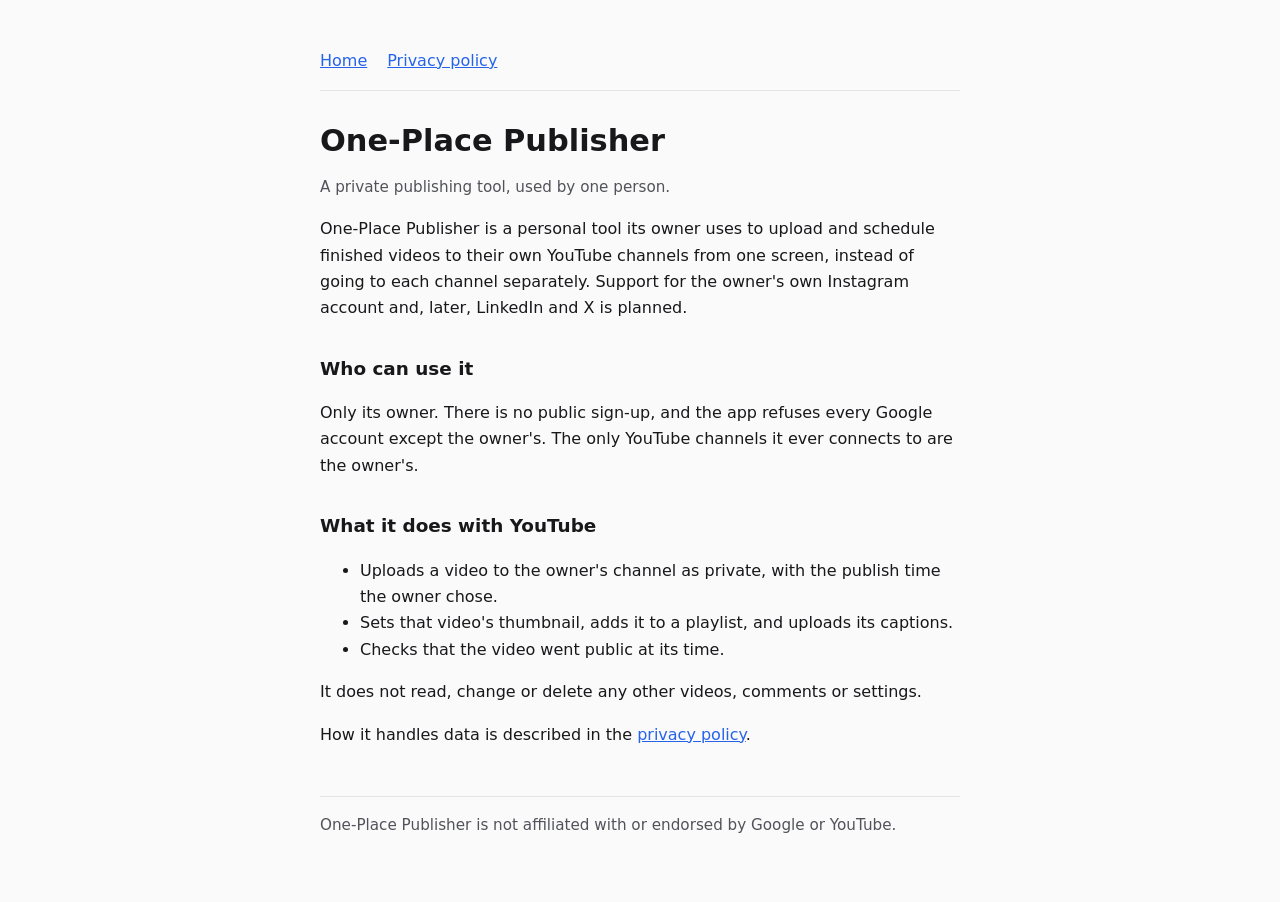
<file: index.html>
<!doctype html>
<html lang="en">
<head>
<meta charset="utf-8">
<meta name="viewport" content="width=device-width, initial-scale=1">
<title>One-Place Publisher</title>
<meta name="description" content="A private tool its owner uses to schedule videos to their own YouTube channels.">
<link rel="stylesheet" href="style.css">
</head>
<body>
<main>
  <nav><a href="./">Home</a><a href="privacy.html">Privacy policy</a></nav>
  <h1>One-Place Publisher</h1>
  <p class="muted">A private publishing tool, used by one person.</p>

  <p>One-Place Publisher is a personal tool its owner uses to upload and schedule finished videos to their own YouTube channels from one screen, instead of going to each channel separately. Support for the owner's own Instagram account and, later, LinkedIn and X is planned.</p>

  <h2>Who can use it</h2>
  <p>Only its owner. There is no public sign-up, and the app refuses every Google account except the owner's. The only YouTube channels it ever connects to are the owner's.</p>

  <h2>What it does with YouTube</h2>
  <ul>
    <li>Uploads a video to the owner's channel as private, with the publish time the owner chose.</li>
    <li>Sets that video's thumbnail, adds it to a playlist, and uploads its captions.</li>
    <li>Checks that the video went public at its time.</li>
  </ul>
  <p>It does not read, change or delete any other videos, comments or settings.</p>

  <p>How it handles data is described in the <a href="privacy.html">privacy policy</a>.</p>

  <footer class="muted">One-Place Publisher is not affiliated with or endorsed by Google or YouTube.</footer>
</main>
</body>
</html>
</file>
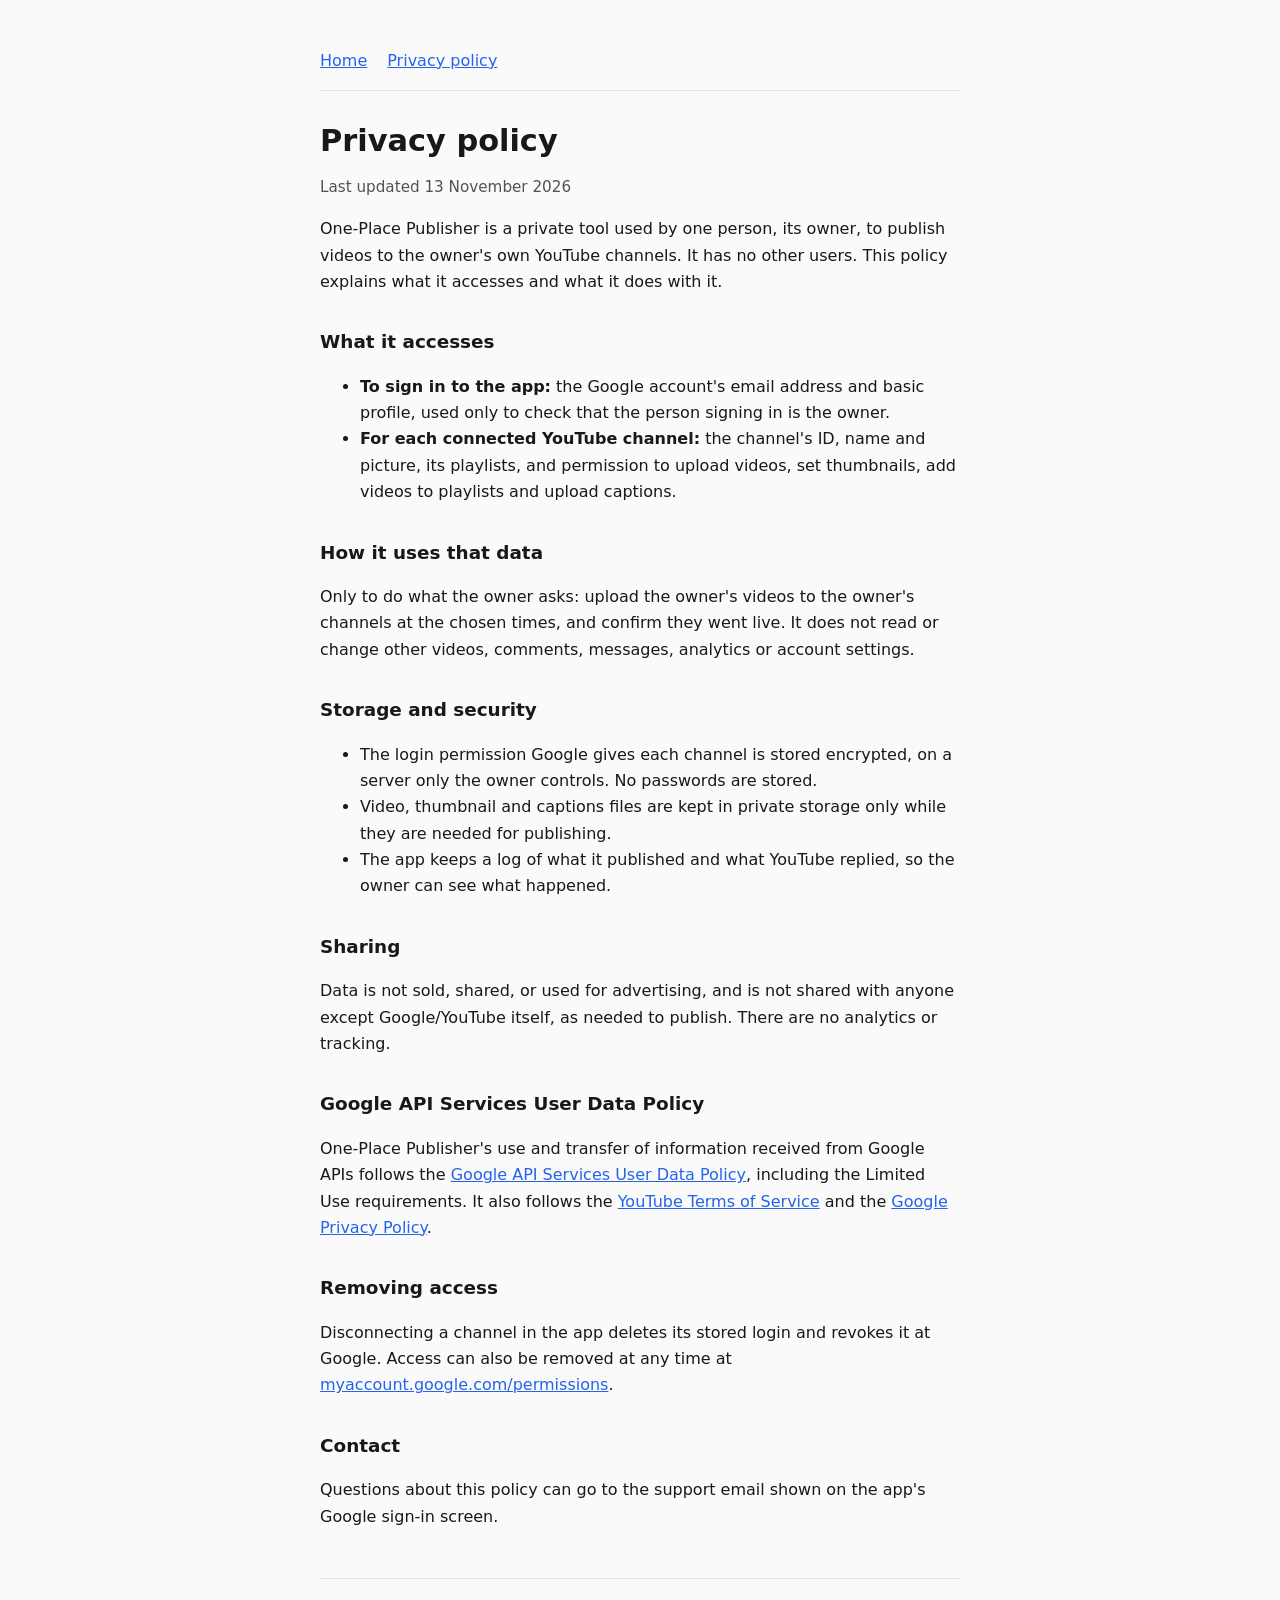
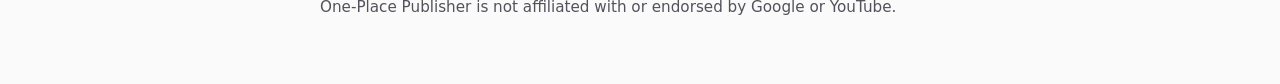
<file: privacy.html>
<!doctype html>
<html lang="en">
<head>
<meta charset="utf-8">
<meta name="viewport" content="width=device-width, initial-scale=1">
<title>Privacy Policy · One-Place Publisher</title>
<meta name="description" content="How One-Place Publisher handles data from Google and YouTube.">
<link rel="stylesheet" href="style.css">
</head>
<body>
<main>
  <nav><a href="./">Home</a><a href="privacy.html">Privacy policy</a></nav>
  <h1>Privacy policy</h1>
  <p class="muted">Last updated 13 November 2026</p>

  <p>One-Place Publisher is a private tool used by one person, its owner, to publish videos to the owner's own YouTube channels. It has no other users. This policy explains what it accesses and what it does with it.</p>

  <h2>What it accesses</h2>
  <ul>
    <li><strong>To sign in to the app:</strong> the Google account's email address and basic profile, used only to check that the person signing in is the owner.</li>
    <li><strong>For each connected YouTube channel:</strong> the channel's ID, name and picture, its playlists, and permission to upload videos, set thumbnails, add videos to playlists and upload captions.</li>
  </ul>

  <h2>How it uses that data</h2>
  <p>Only to do what the owner asks: upload the owner's videos to the owner's channels at the chosen times, and confirm they went live. It does not read or change other videos, comments, messages, analytics or account settings.</p>

  <h2>Storage and security</h2>
  <ul>
    <li>The login permission Google gives each channel is stored encrypted, on a server only the owner controls. No passwords are stored.</li>
    <li>Video, thumbnail and captions files are kept in private storage only while they are needed for publishing.</li>
    <li>The app keeps a log of what it published and what YouTube replied, so the owner can see what happened.</li>
  </ul>

  <h2>Sharing</h2>
  <p>Data is not sold, shared, or used for advertising, and is not shared with anyone except Google/YouTube itself, as needed to publish. There are no analytics or tracking.</p>

  <h2>Google API Services User Data Policy</h2>
  <p>One-Place Publisher's use and transfer of information received from Google APIs follows the <a href="https://developers.google.com/terms/api-services-user-data-policy">Google API Services User Data Policy</a>, including the Limited Use requirements. It also follows the <a href="https://www.youtube.com/t/terms">YouTube Terms of Service</a> and the <a href="https://policies.google.com/privacy">Google Privacy Policy</a>.</p>

  <h2>Removing access</h2>
  <p>Disconnecting a channel in the app deletes its stored login and revokes it at Google. Access can also be removed at any time at <a href="https://myaccount.google.com/permissions">myaccount.google.com/permissions</a>.</p>

  <h2>Contact</h2>
  <p>Questions about this policy can go to the support email shown on the app's Google sign-in screen.</p>

  <footer class="muted">One-Place Publisher is not affiliated with or endorsed by Google or YouTube.</footer>
</main>
</body>
</html>
</file>
<file: style.css>
:root { --bg: #fafafa; --fg: #18181b; --muted: #52525b; --line: #e4e4e7; --link: #2563eb; }
@media (prefers-color-scheme: dark) { :root { --bg: #09090b; --fg: #f4f4f5; --muted: #a1a1aa; --line: #27272a; --link: #60a5fa; } }
* { box-sizing: border-box; }
body { margin: 0; background: var(--bg); color: var(--fg); font: 16px/1.65 system-ui, -apple-system, "Segoe UI", sans-serif; }
main { max-width: 42rem; margin: 0 auto; padding: 3rem 1rem 4rem; }
h1 { font-size: 1.9rem; line-height: 1.2; margin: 0 0 .5rem; }
h2 { font-size: 1.15rem; margin: 2rem 0 .5rem; }
p, li { color: var(--fg); }
.muted { color: var(--muted); font-size: .95rem; }
a { color: var(--link); }
nav { display: flex; gap: 1.25rem; padding-bottom: 1rem; margin-bottom: 2rem; border-bottom: 1px solid var(--line); }
footer { margin-top: 3rem; padding-top: 1rem; border-top: 1px solid var(--line); }
</file>
